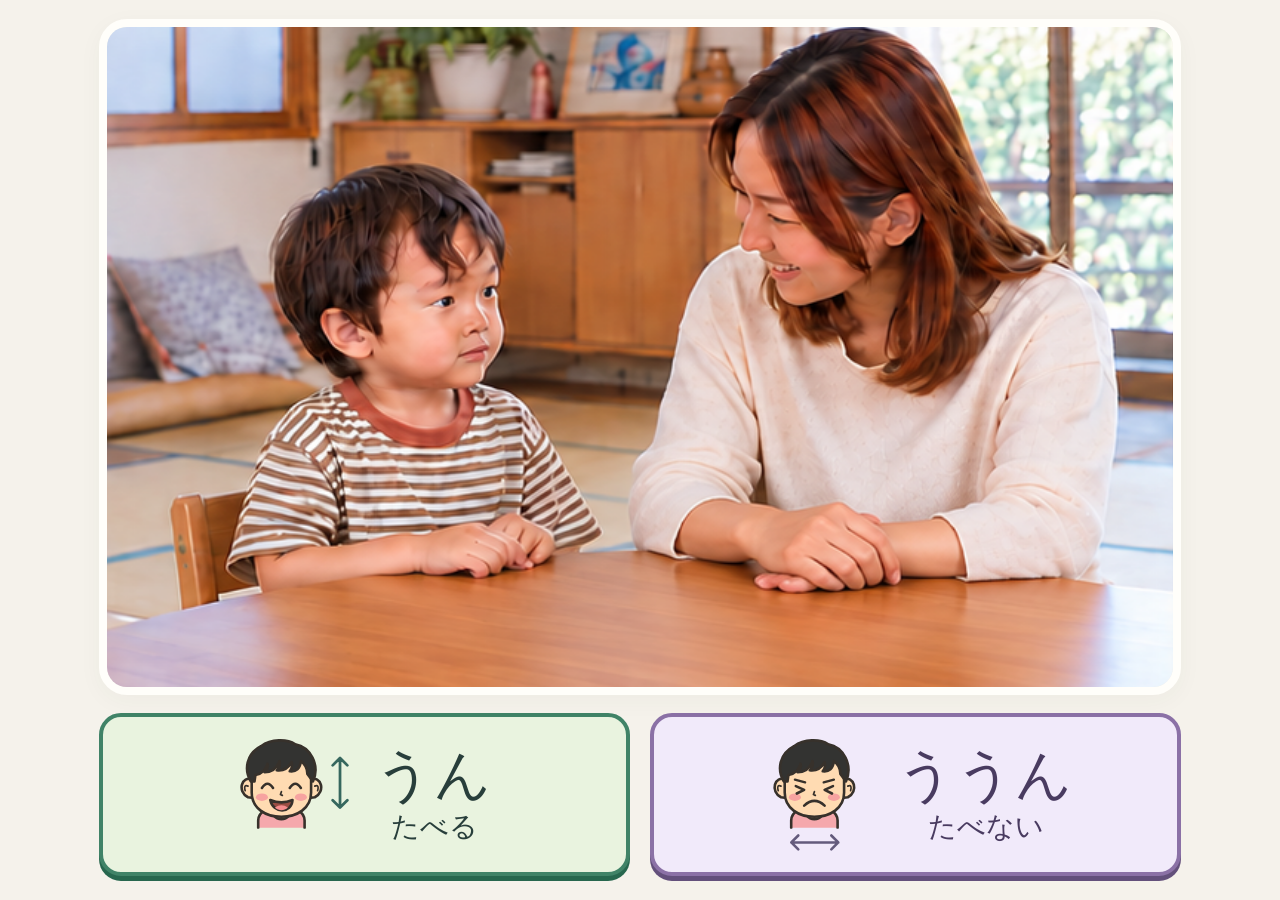
<file: index.html>
<!doctype html>
<html lang="ja">
<head>
  <meta charset="UTF-8">
  <meta name="viewport" content="width=device-width, initial-scale=1, viewport-fit=cover">
  <meta name="theme-color" content="#f5f2eb">
  <meta name="description" content="身近な写真を見て、自分の気持ちを二つの返事から選ぶアプリ。">
  <meta name="apple-mobile-web-app-capable" content="yes">
  <meta name="apple-mobile-web-app-title" content="おへんじ">
  <link rel="icon" href="./assets/icons/ohenji-home.svg" type="image/svg+xml">
  <link rel="icon" href="./assets/icons/ohenji-home-192.png" sizes="192x192" type="image/png">
  <link rel="apple-touch-icon" href="./assets/icons/ohenji-home-180.png" sizes="180x180">
  <link rel="manifest" href="./manifest.webmanifest">
  <link rel="stylesheet" href="./styles.css">
  <title>おへんじ</title>
</head>
<body>
  <svg class="svg-defs" xmlns="http://www.w3.org/2000/svg" aria-hidden="true"><defs>
    <symbol id="icon-sound" viewBox="0 0 24 24"><path d="M11 4 5.5 8.5H2v7h3.5L11 20V4ZM15 8a6 6 0 0 1 0 8m3-11a10 10 0 0 1 0 14"/></symbol>
    <symbol id="yes-face" viewBox="0 0 100 100">
      <g stroke="#37312b" stroke-width="2.8" stroke-linecap="round" stroke-linejoin="round">
        <path fill="#f5a8ac" d="M25 99v-8c0-10 13-16 25-16s25 6 25 16v8"/>
        <path fill="#ffdbb2" d="M42 78v8c4 5 12 5 16 0v-8"/>
        <path fill="#ffdbb2" d="M19 47c-12-5-17 13-5 19l8 1m59-20c12-5 17 13 5 19l-8 1"/>
        <path fill="#ffdbb2" d="M18 41c0-22 14-31 32-31s32 9 32 31v20c0 17-15 26-32 26S18 78 18 61Z"/>
        <path fill="#333331" d="M17 49C9 35 13 19 28 11 39 3 56 3 65 9c16 3 27 22 19 40l-6-8c0-7-3-11-7-14-1 8-5 12-12 11 3-4 3-7 2-10-4 7-9 10-16 9 3-3 4-6 3-10-3 8-9 12-16 12 3-3 4-6 3-9-2 7-7 11-13 12l-1 7Z"/>
        <path fill="none" stroke-width="1.8" d="M14 54q-5-2-3 5m75-5q5-2 3 5"/>
        <ellipse fill="#f7a3a0" stroke="none" cx="29" cy="66" rx="6.5" ry="4"/>
        <ellipse fill="#f7a3a0" stroke="none" cx="71" cy="66" rx="6.5" ry="4"/>
        <path fill="none" stroke-width="1.9" d="m50 60-1 3 2 1"/>
        <path fill="none" d="M29 56q6-9 12 0m18 0q6-9 12 0"/>
        <path fill="#9a4d43" d="M38 69q12 5 24 0c-1 15-21 15-24 0Z"/>
        <path fill="#f58c8c" stroke="none" d="M43 77q7-5 14 0c-4 4-10 4-14 0Z"/>
      </g>
    </symbol>
    <symbol id="no-face" viewBox="0 0 100 100">
      <g stroke="#37312b" stroke-width="2.8" stroke-linecap="round" stroke-linejoin="round">
        <path fill="#f5a8ac" d="M25 99v-8c0-10 13-16 25-16s25 6 25 16v8"/>
        <path fill="#ffdbb2" d="M42 78v8c4 5 12 5 16 0v-8"/>
        <path fill="#ffdbb2" d="M19 47c-12-5-17 13-5 19l8 1m59-20c12-5 17 13 5 19l-8 1"/>
        <path fill="#ffdbb2" d="M18 41c0-22 14-31 32-31s32 9 32 31v20c0 17-15 26-32 26S18 78 18 61Z"/>
        <path fill="#333331" d="M17 49C9 35 13 19 28 11 39 3 56 3 65 9c16 3 27 22 19 40l-6-8c0-7-3-11-7-14-1 8-5 12-12 11 3-4 3-7 2-10-4 7-9 10-16 9 3-3 4-6 3-10-3 8-9 12-16 12 3-3 4-6 3-9-2 7-7 11-13 12l-1 7Z"/>
        <path fill="none" stroke-width="1.8" d="M14 54q-5-2-3 5m75-5q5-2 3 5"/>
        <ellipse fill="#f7a3a0" stroke="none" cx="29" cy="66" rx="6.5" ry="4"/>
        <ellipse fill="#f7a3a0" stroke="none" cx="71" cy="66" rx="6.5" ry="4"/>
        <path fill="none" stroke-width="1.9" d="m50 60-1 3 2 1"/>
        <path fill="none" stroke-width="2.5" d="m29 47 11 3m20 0 11-3"/>
        <path fill="none" d="m30 54 9 4-8 4m39-8-9 4 8 4"/>
        <path fill="none" d="M39 75q11-10 22 0"/>
      </g>
    </symbol>
    <symbol id="gesture-up-down" viewBox="0 0 24 64"><path d="M12 5v54M4 13l8-8 8 8M4 51l8 8 8-8"/></symbol>
    <symbol id="gesture-side-side" viewBox="0 0 64 24"><path d="M5 12h54M13 4l-8 8 8 8M51 4l8 8-8 8"/></symbol>
  </defs></svg>
  <main id="game" class="app-shell" aria-labelledby="questionTitle">
    <h1 id="questionTitle" class="visually-hidden" tabindex="-1"></h1>
    <figure class="photo-card">
      <div id="scenePhoto" class="scene-photo" role="img"><canvas id="headMotion" class="head-motion" aria-hidden="true" hidden></canvas></div>
      <span id="speakingIndicator" class="speaking-indicator" aria-label="よみあげ中" hidden><svg class="icon" aria-hidden="true"><use href="#icon-sound"/></svg></span>
      <span id="photoFallback" class="photo-fallback" hidden>しゃしんを よみこめませんでした</span>
    </figure>
    <section class="reply-area" aria-labelledby="questionTitle">
      <div class="answer-grid" role="group" aria-label="おへんじを選ぶ">
        <button id="answerYes" class="answer-card yes" aria-pressed="false">
          <span class="gesture-art" aria-hidden="true"><svg class="face"><use href="#yes-face"/></svg><svg class="gesture-direction vertical"><use href="#gesture-up-down"/></svg></span>
          <strong class="answer-cue">うん</strong><span id="yesWord" class="answer-word"></span>
        </button>
        <button id="answerNo" class="answer-card no" aria-pressed="false">
          <span class="gesture-art" aria-hidden="true"><svg class="face"><use href="#no-face"/></svg><svg class="gesture-direction horizontal"><use href="#gesture-side-side"/></svg></span>
          <strong class="answer-cue">ううん</strong><span id="noWord" class="answer-word"></span>
        </button>
      </div>
    </section>
    <p id="replyStatus" class="visually-hidden" role="status" aria-live="polite"></p>
  </main>
  <script type="module" src="./app.js"></script>
</body>
</html>
</file>
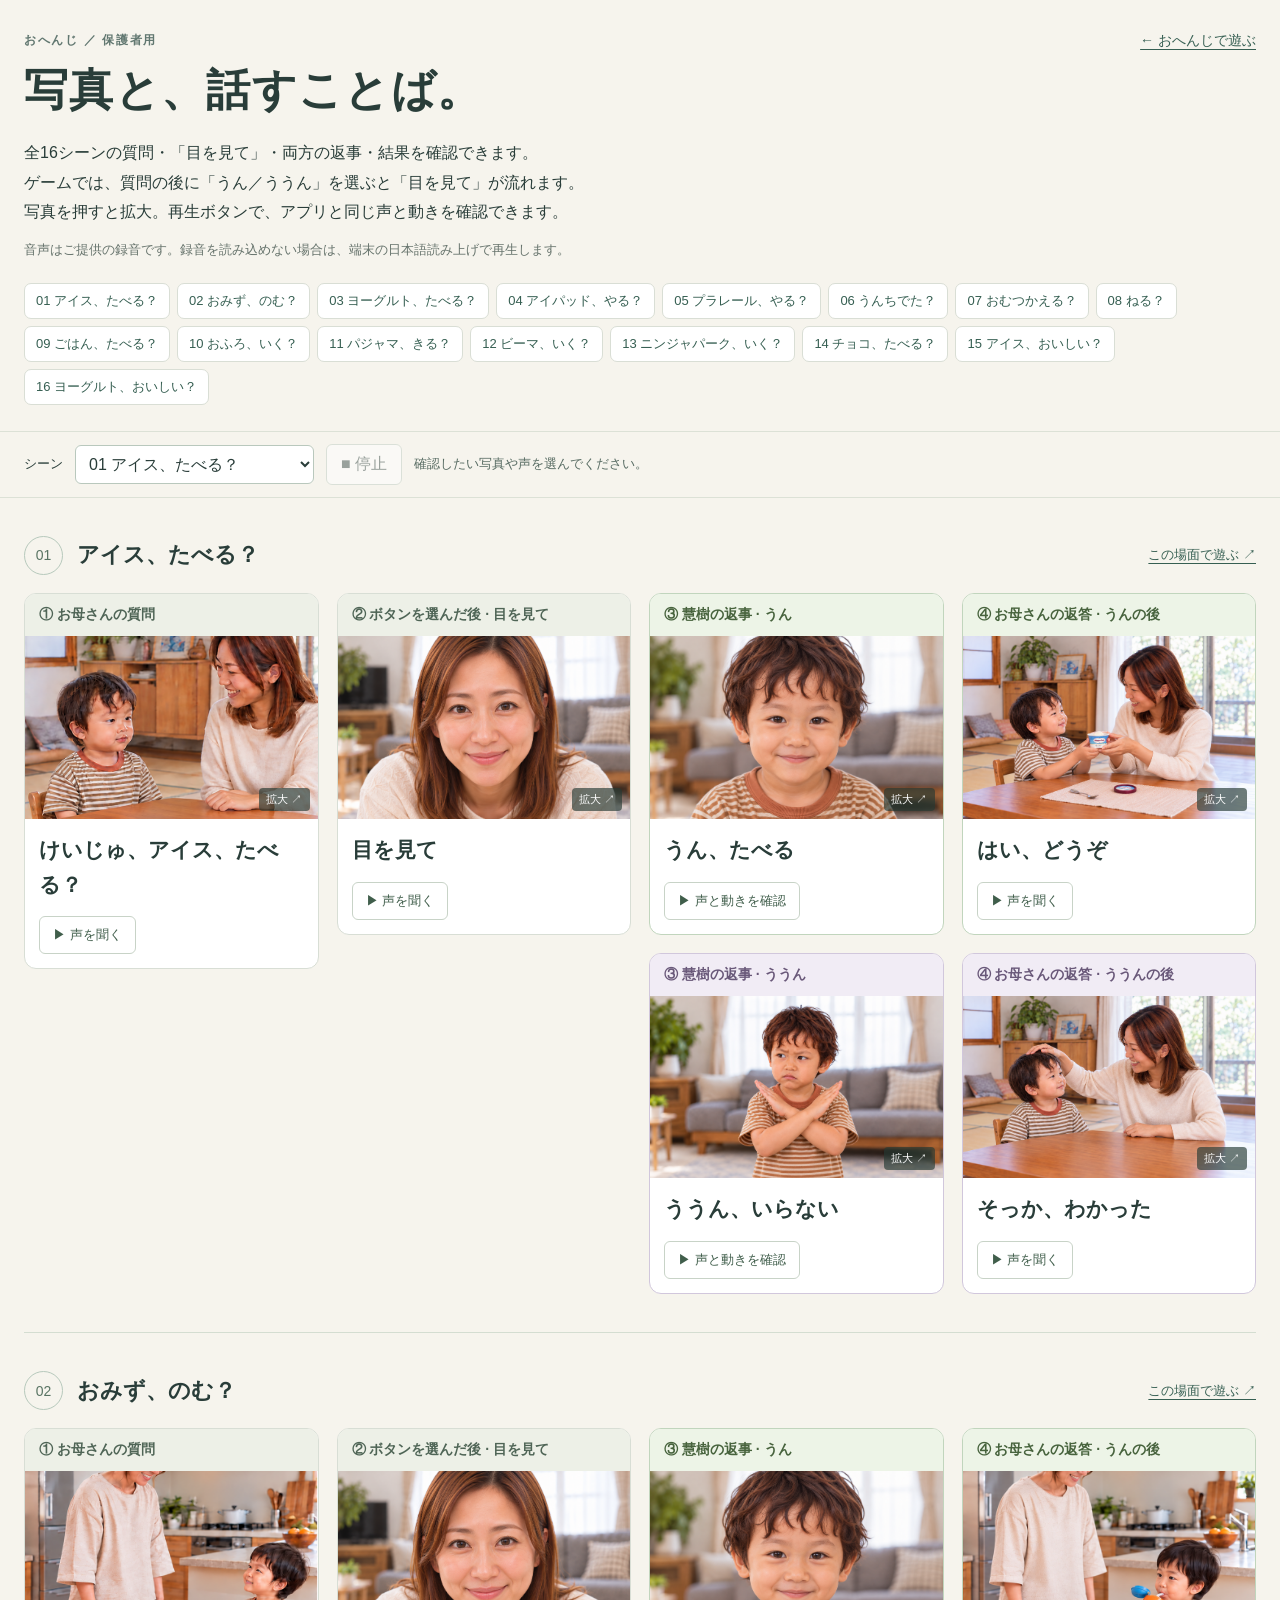
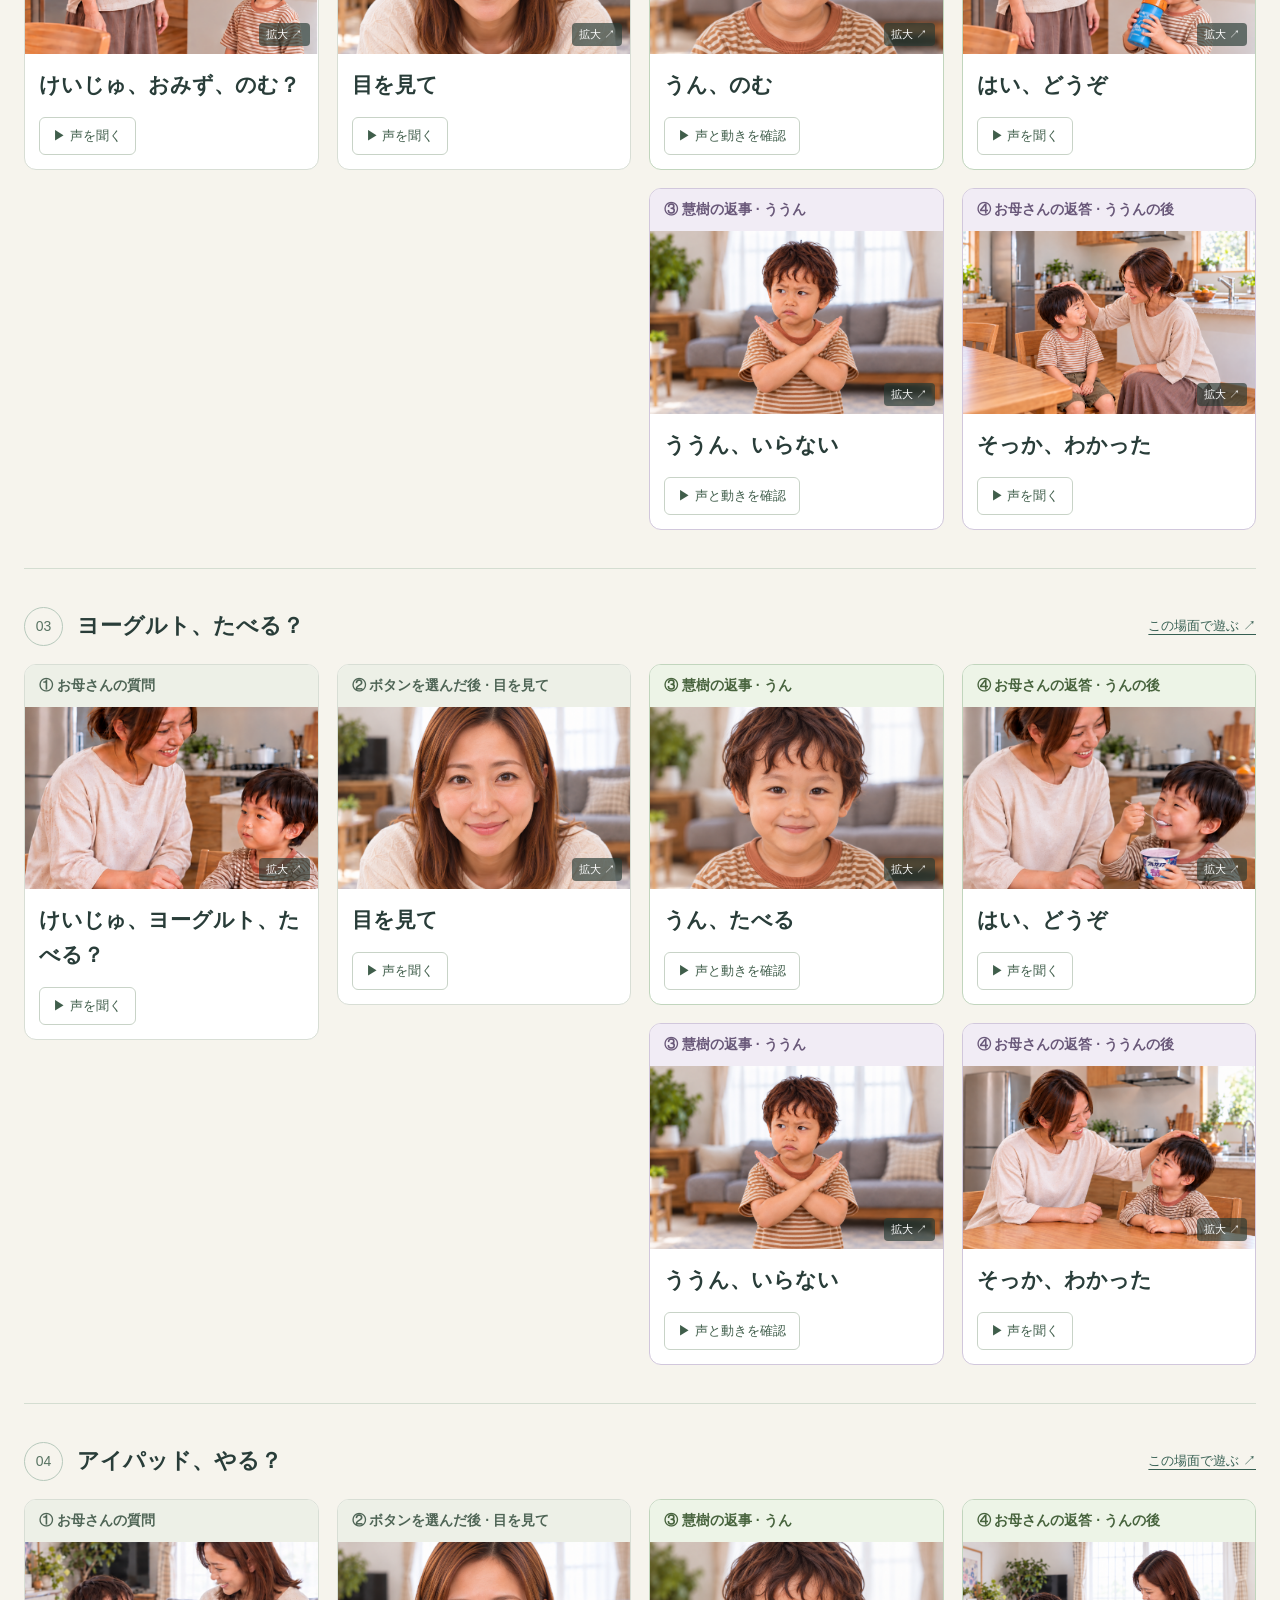
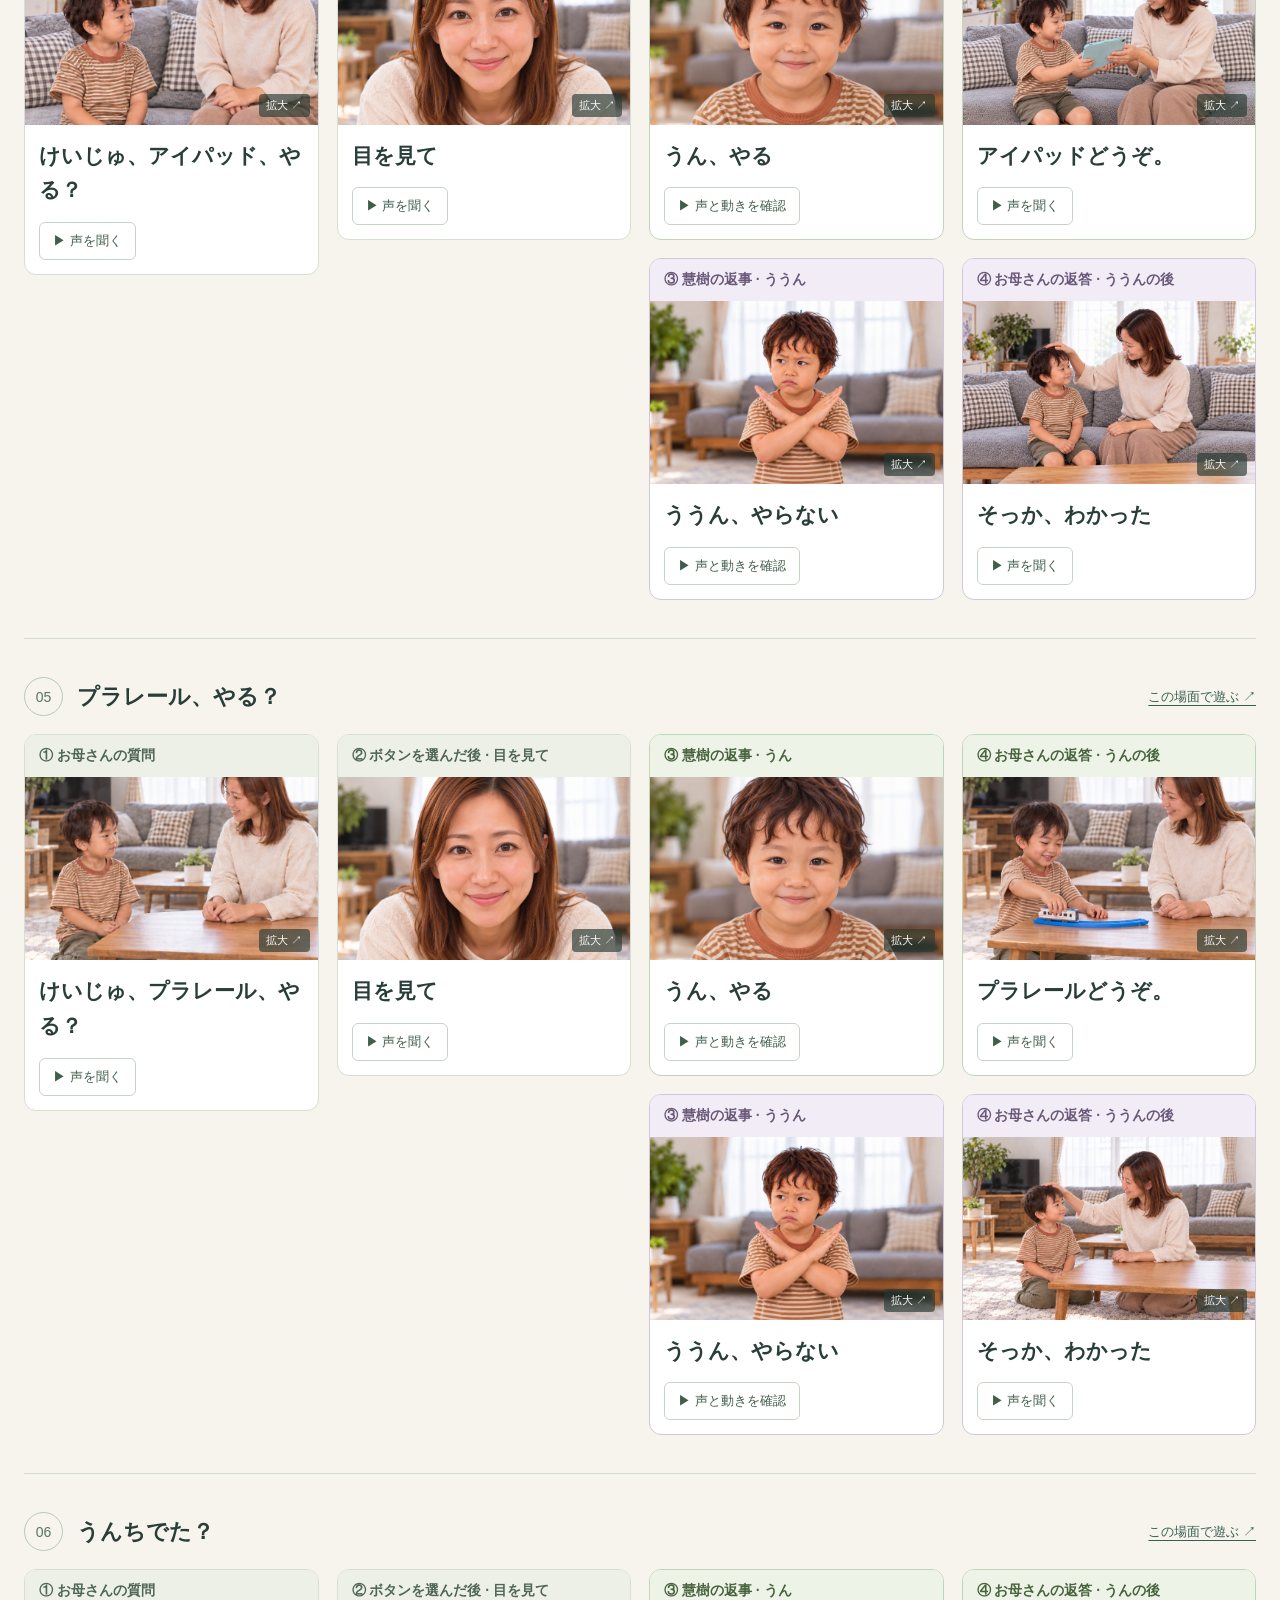
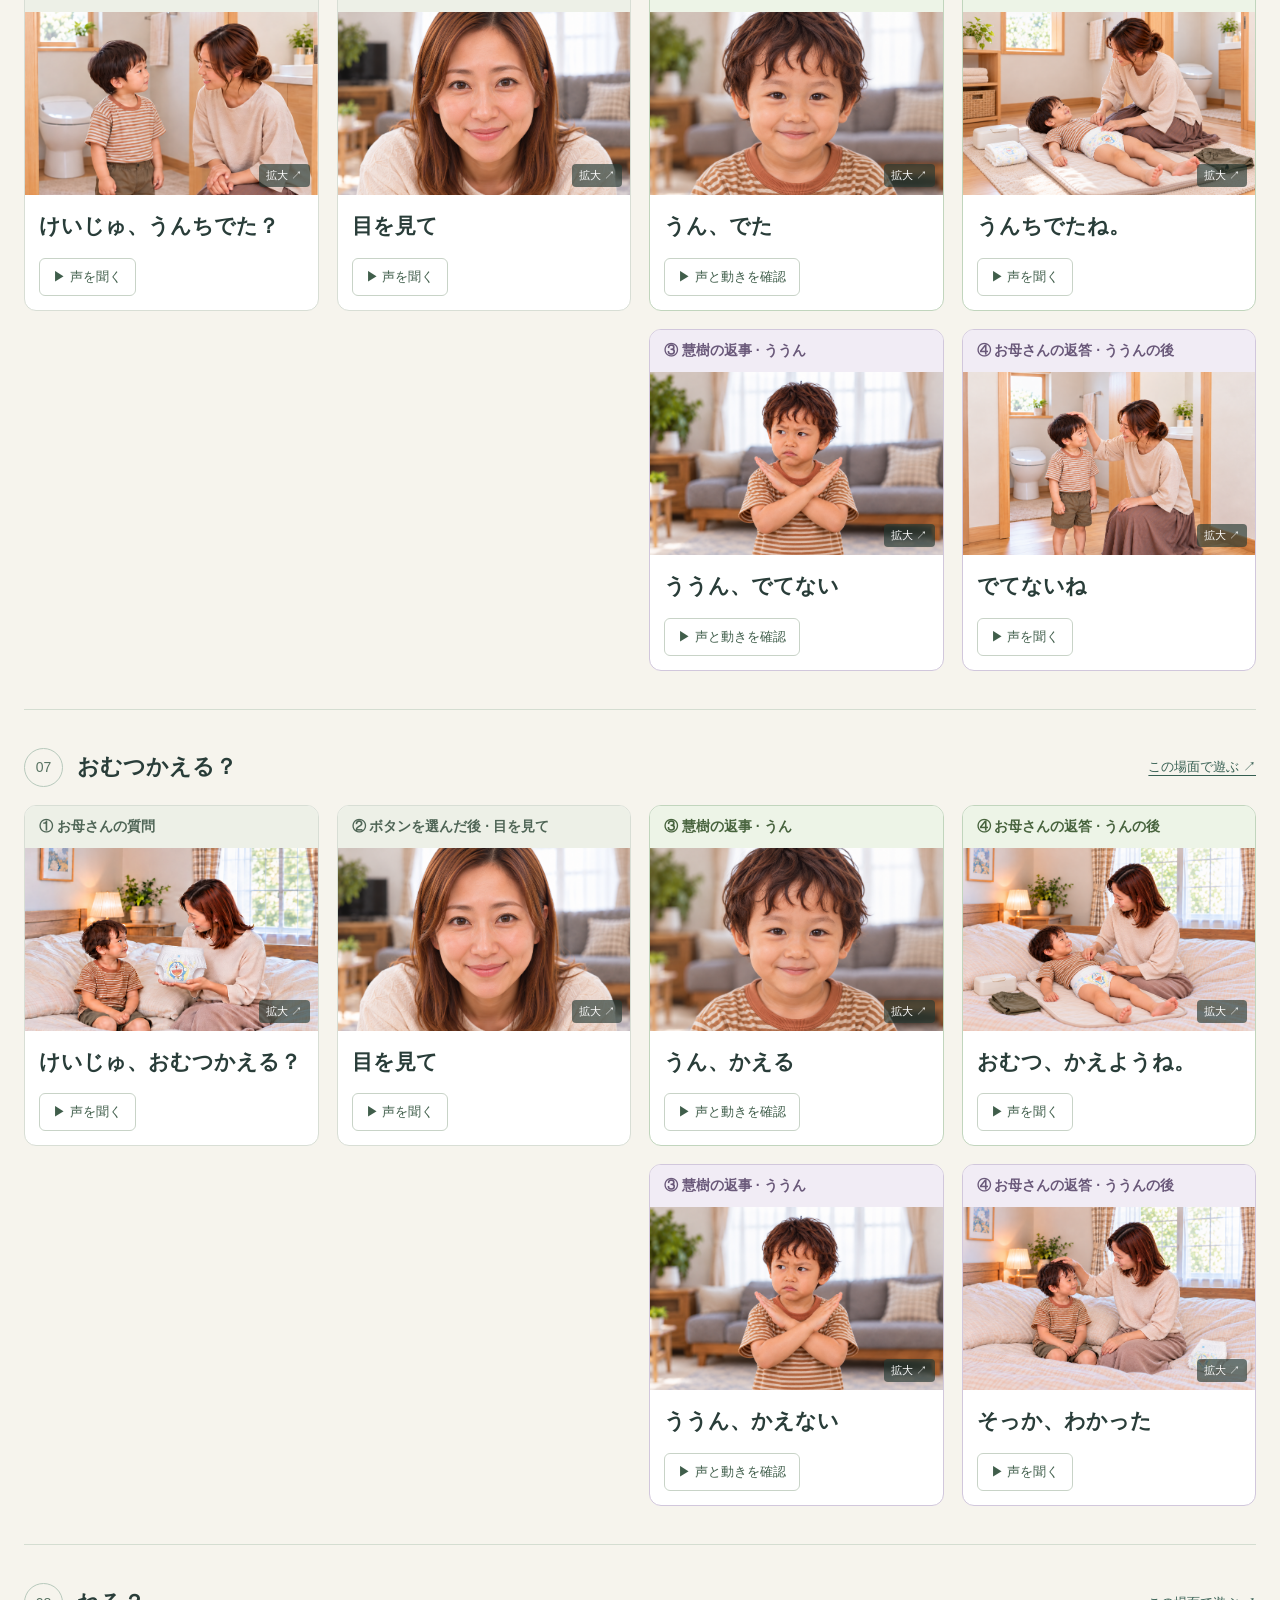
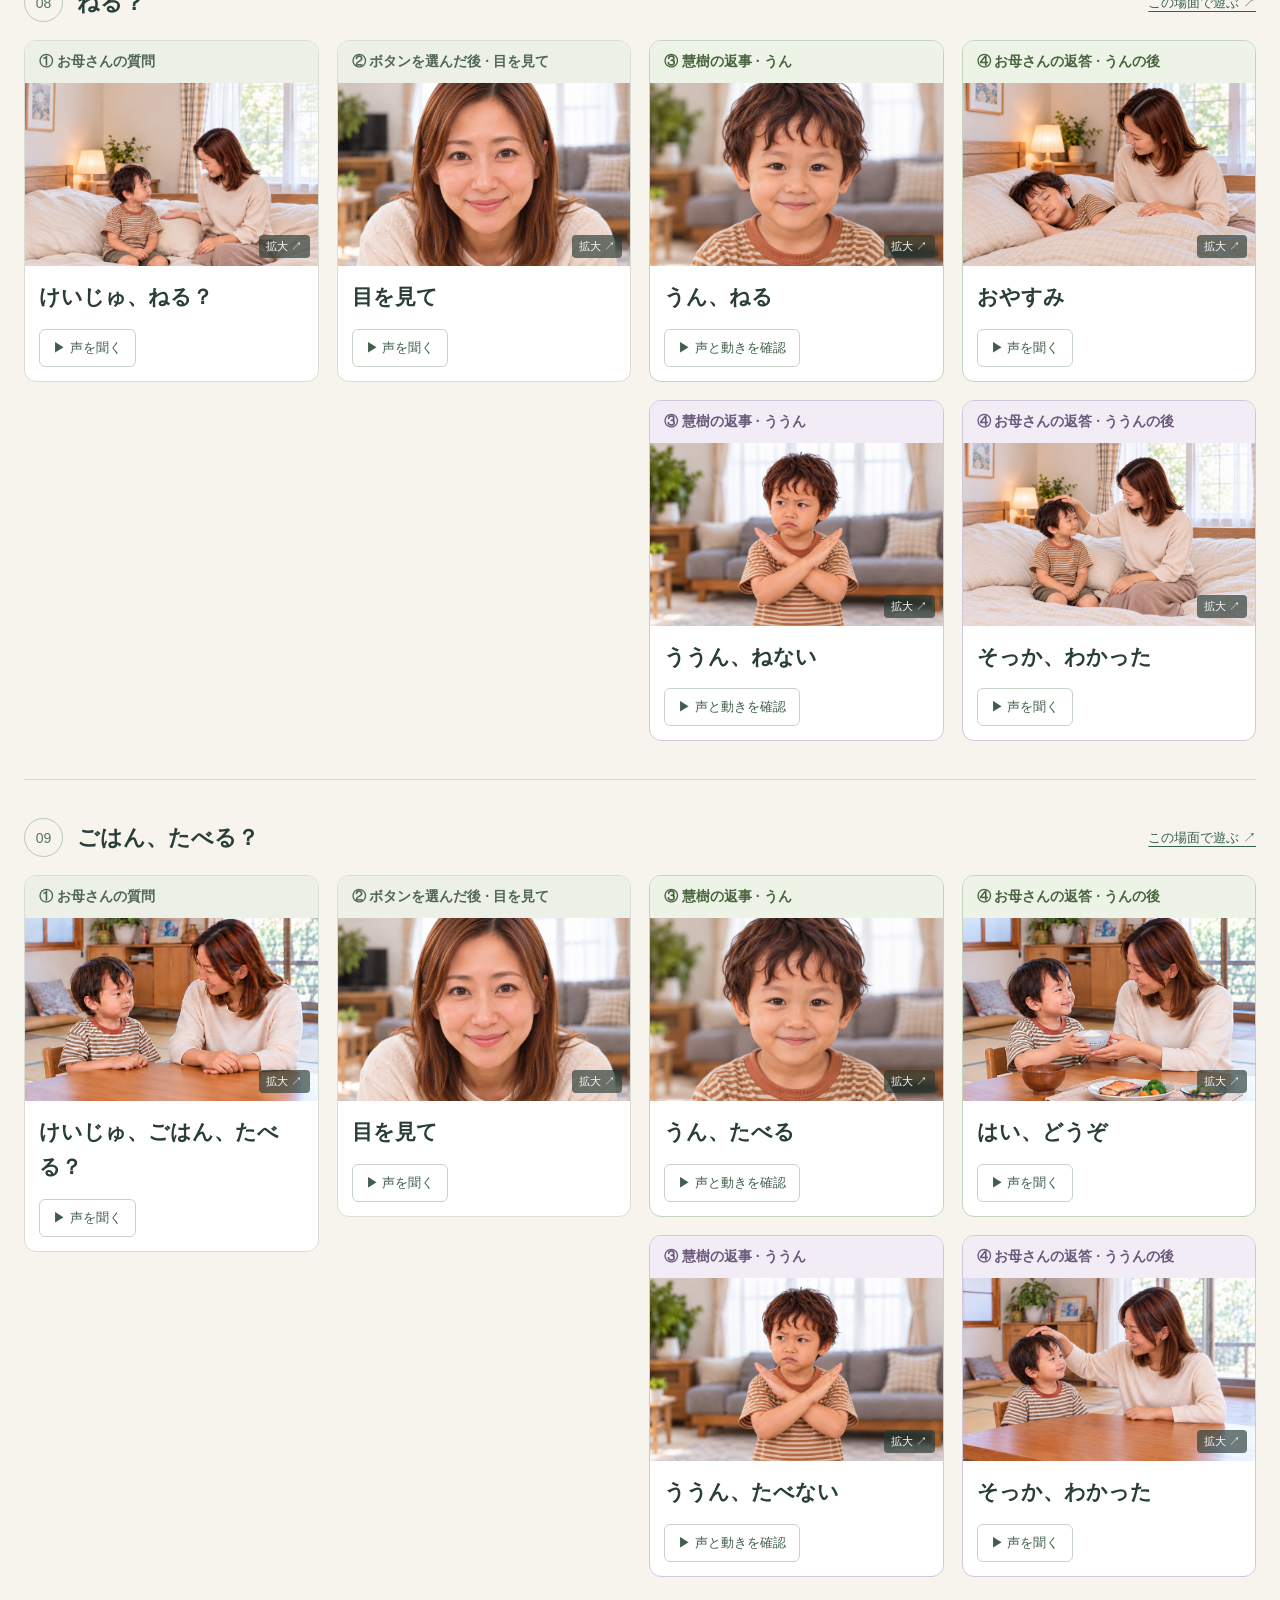
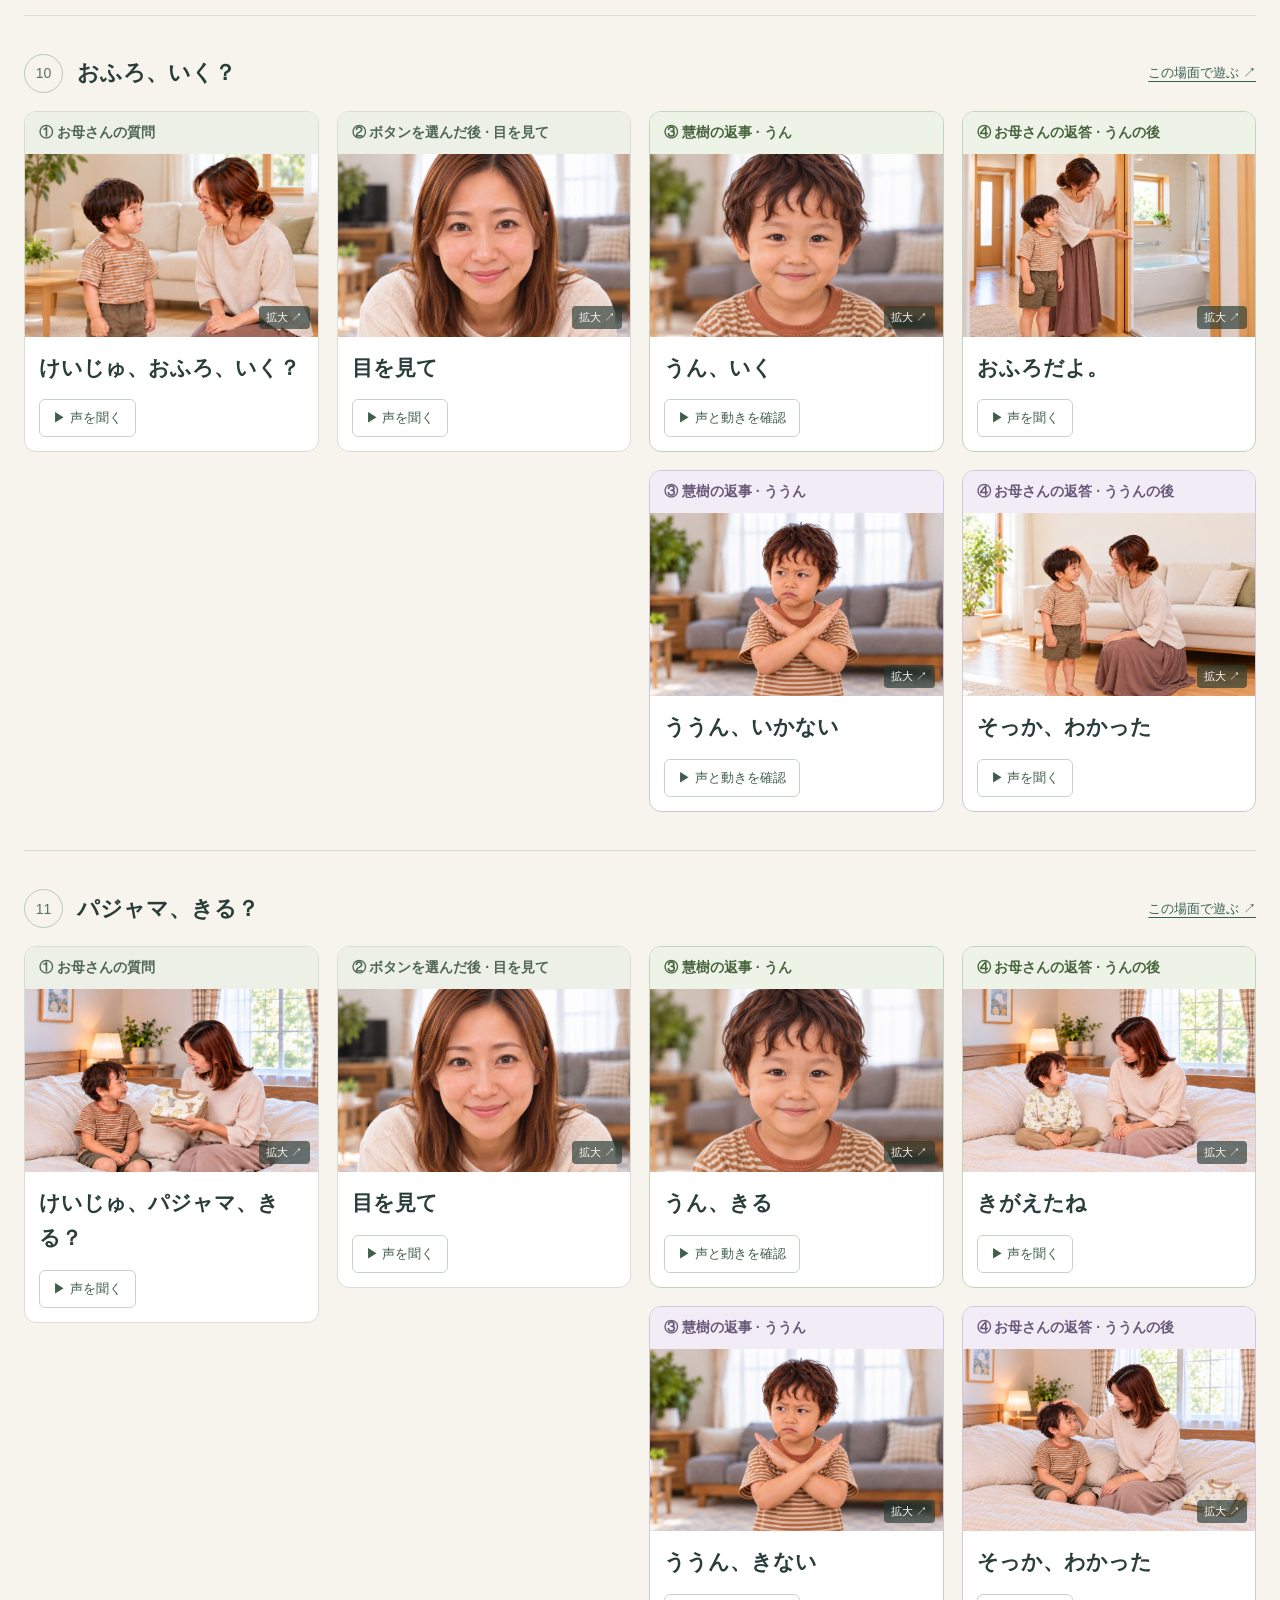
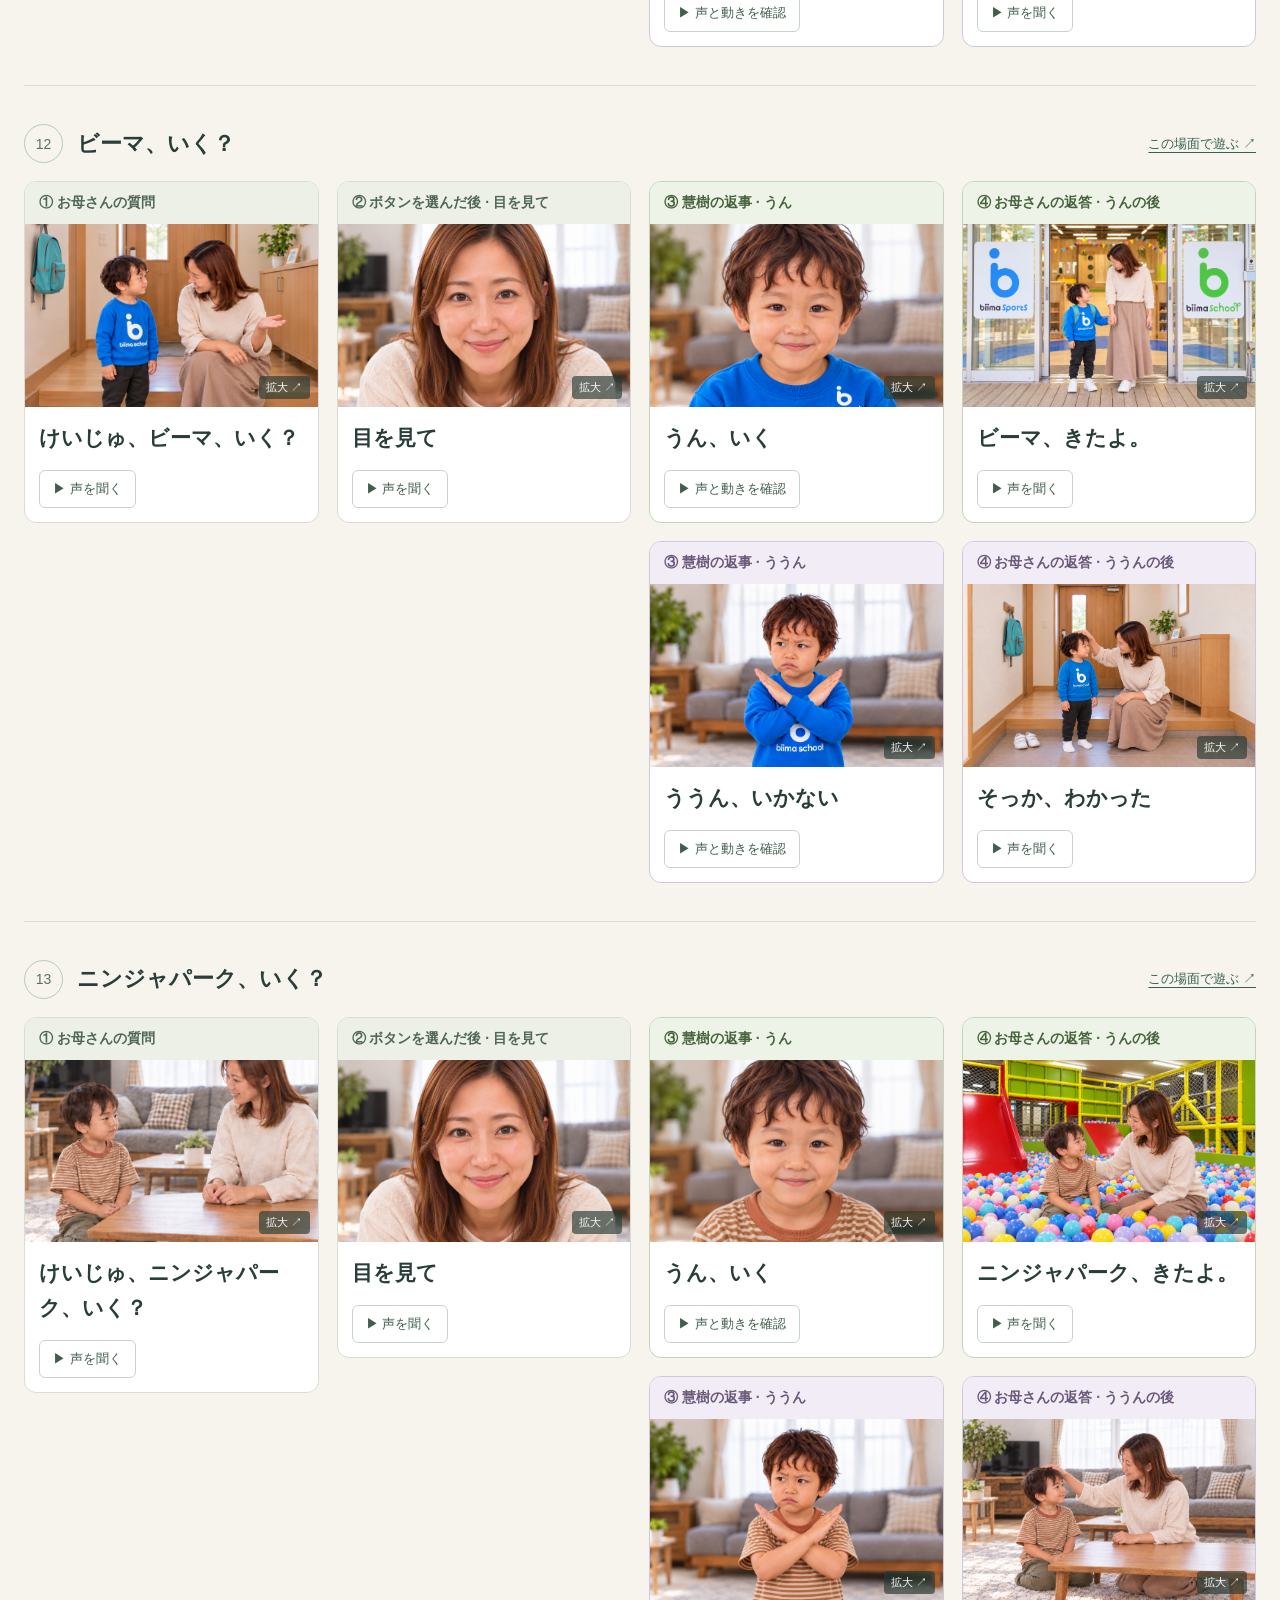
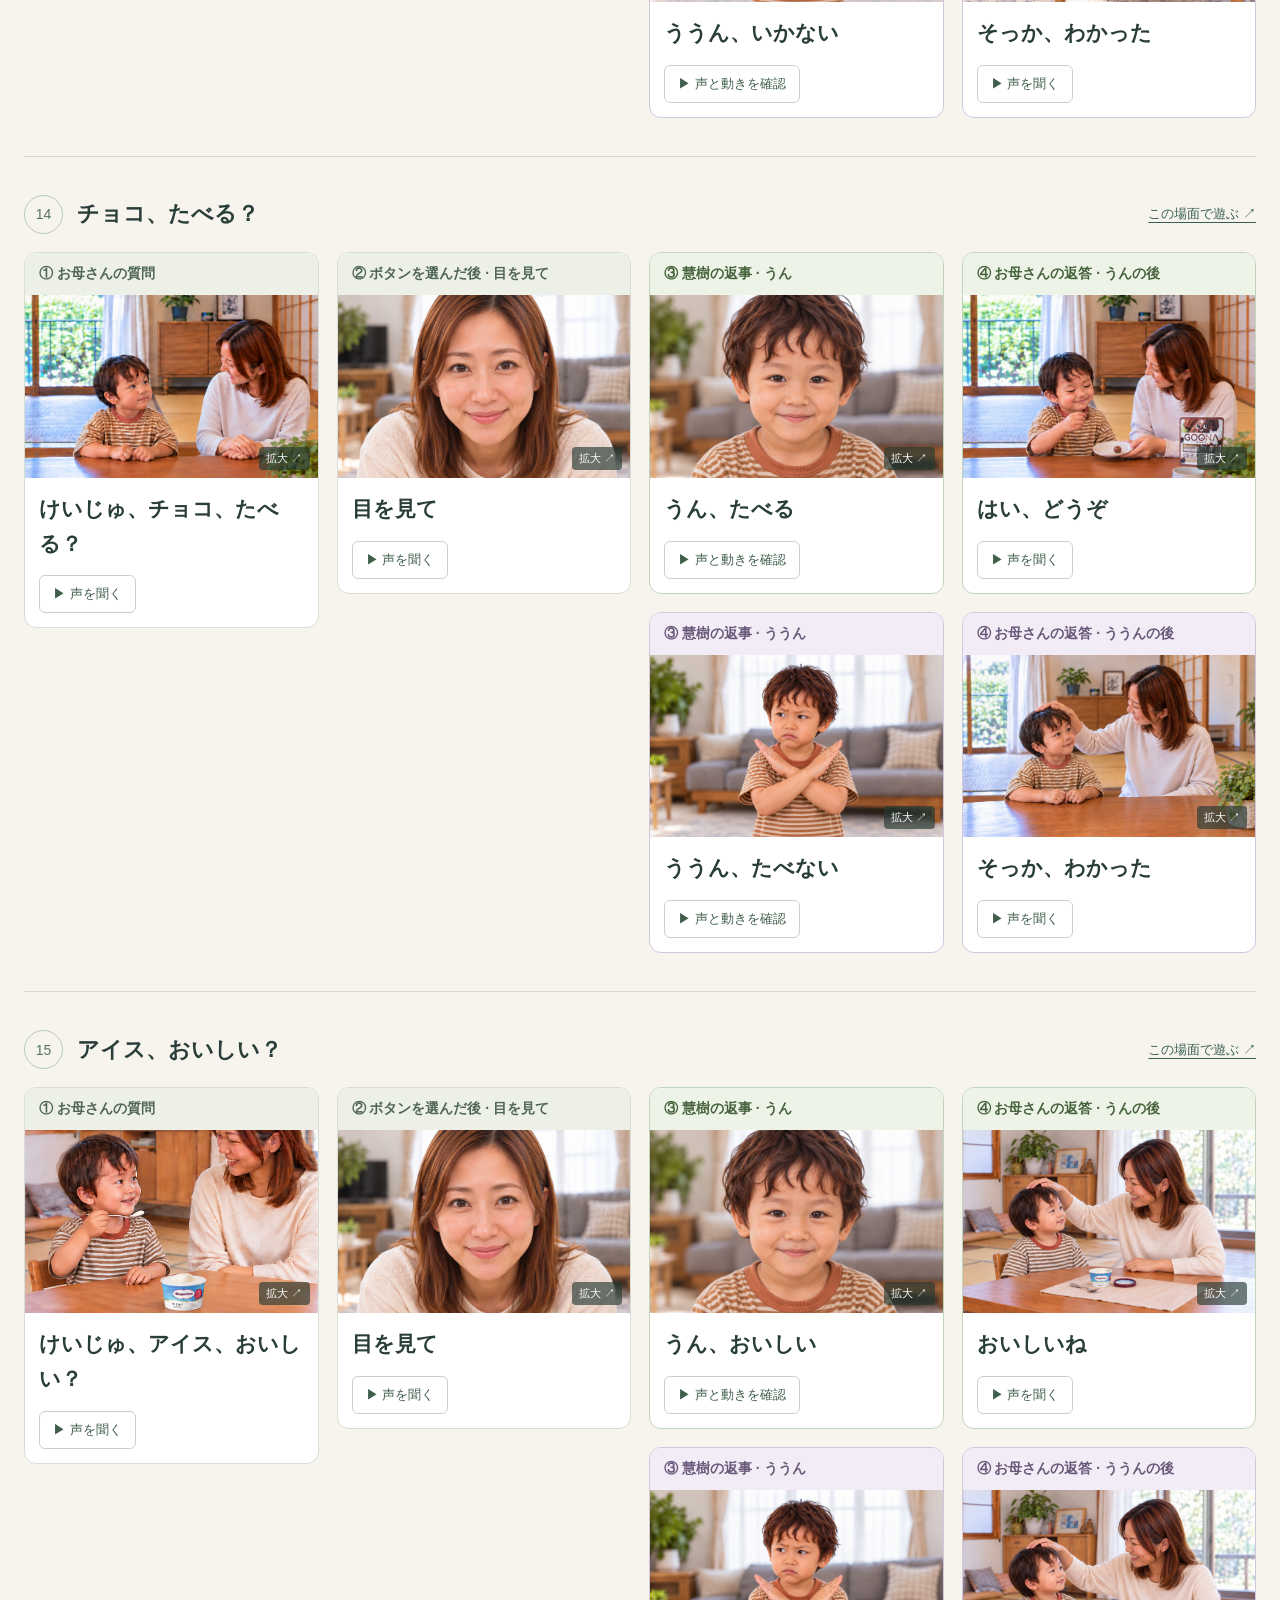
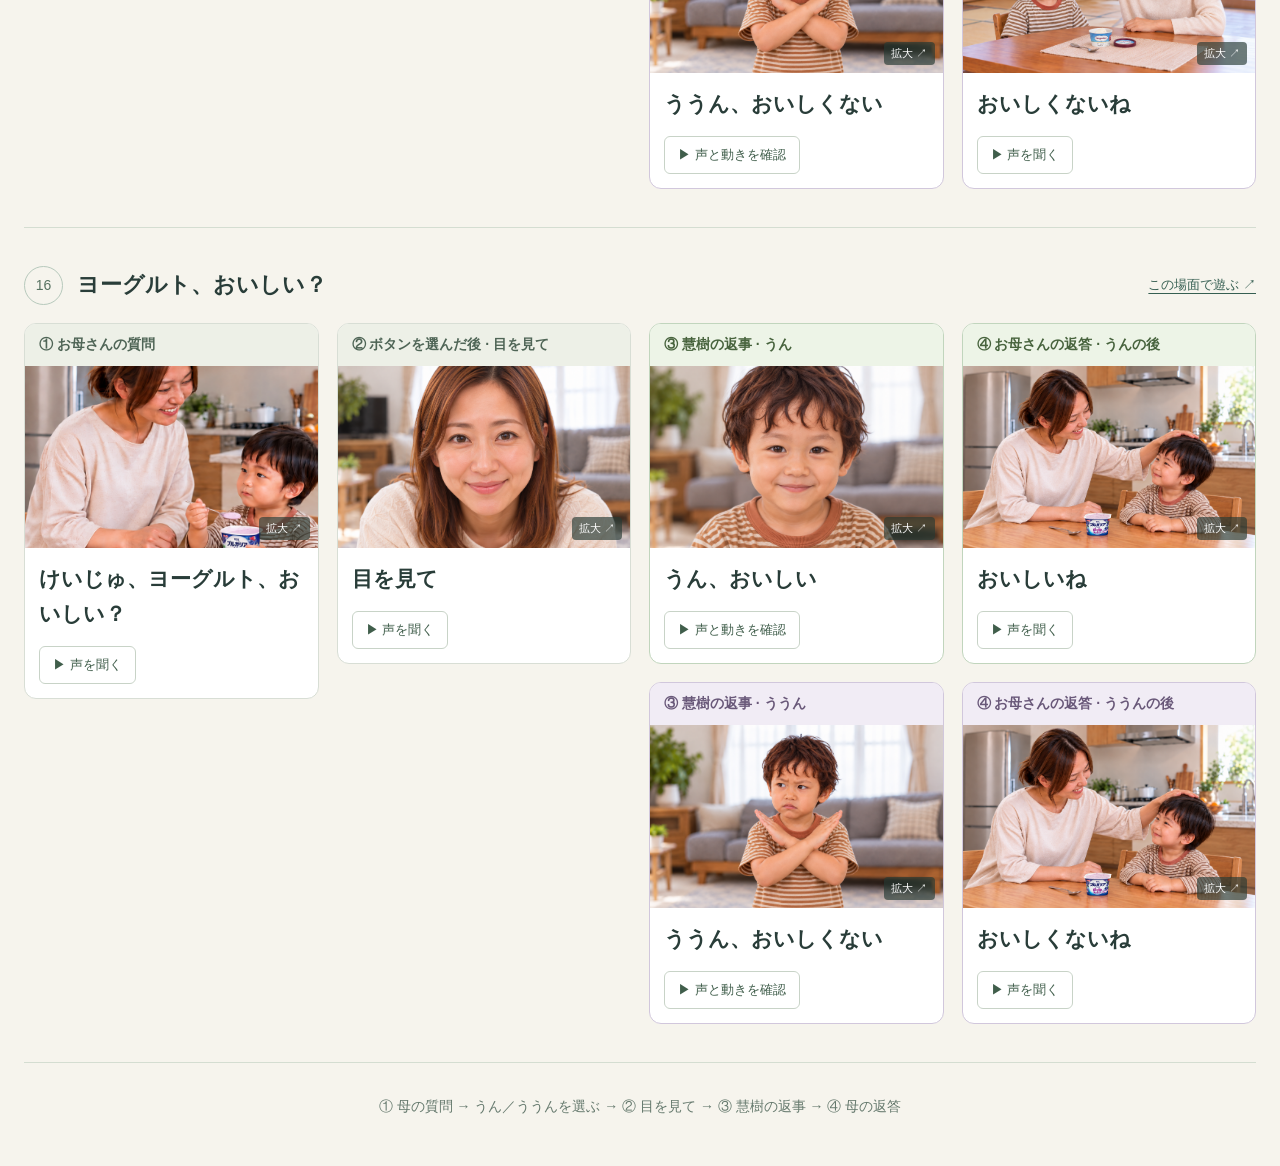
<file: review.html>
<!doctype html>
<html lang="ja">
<head>
  <meta charset="utf-8">
  <meta name="viewport" content="width=device-width, initial-scale=1">
  <meta name="theme-color" content="#f6f4ed">
  <title>全シーンの確認 — おへんじ</title>
  <link rel="stylesheet" href="./review.css?v=1.17.0">
</head>
<body>
  <header class="page-header">
    <a class="back-link" href="./">← おへんじで遊ぶ</a>
    <p class="eyebrow">おへんじ ／ 保護者用</p>
    <h1>写真と、話すことば。</h1>
    <p class="intro">全16シーンの質問・「目を見て」・両方の返事・結果を確認できます。<br>ゲームでは、質問の後に「うん／ううん」を選ぶと「目を見て」が流れます。<br>写真を押すと拡大。再生ボタンで、アプリと同じ声と動きを確認できます。</p>
    <p class="voice-note">音声はご提供の録音です。録音を読み込めない場合は、端末の日本語読み上げで再生します。</p>
    <nav id="sceneIndex" class="scene-index" aria-label="全シーンの目次"></nav>
  </header>
  <div class="review-toolbar">
    <label for="sceneSelect">シーン</label><select id="sceneSelect"></select>
    <button id="stopPlayback" type="button" disabled>■ 停止</button>
    <p id="playbackStatus" role="status" aria-live="polite">確認したい写真や声を選んでください。</p>
  </div>
  <main id="scenes"></main>
  <footer>① 母の質問 → うん／ううんを選ぶ → ② 目を見て → ③ 慧樹の返事 → ④ 母の返答</footer>
  <dialog id="photoDialog" aria-labelledby="dialogTitle">
    <div class="dialog-header"><h2 id="dialogTitle"></h2><button id="closeDialog" type="button" aria-label="拡大写真を閉じる">×</button></div>
    <div id="dialogPhoto"></div>
  </dialog>
  <script type="module" src="./review.js?v=1.19.0"></script>
</body>
</html>
</file>
<file: styles.css>
:root {
  color-scheme: light;
  --paper: #f5f2eb;
  --ink: #283e3b;
  --muted: #626f69;
  --teal: #36675e;
  --yes: #e6eee5;
  --no: #ece8f2;
  --purple: #645b7c;
  font-family: "Hiragino Maru Gothic ProN", "Hiragino Sans", "Yu Gothic", system-ui, sans-serif;
  font-synthesis: none;
}
* { box-sizing: border-box; }
body { margin: 0; background: var(--paper); color: var(--ink); }
button { font: inherit; color: inherit; cursor: pointer; touch-action: manipulation; -webkit-tap-highlight-color: transparent; }
button:focus-visible { outline: 3px solid #ae7448; outline-offset: 4px; }
button:active:not(:disabled) { transform: scale(.98); }
[hidden] { display: none !important; }
h1, p, figure { margin: 0; }
.svg-defs { position: absolute; width: 0; height: 0; overflow: hidden; }
.visually-hidden { position: absolute; width: 1px; height: 1px; padding: 0; border: 0; overflow: hidden; clip-path: inset(50%); white-space: nowrap; }

/* Size the game from the available viewport, not from a minimum card height. */
.app-shell {
  --edge-top: max(16px, env(safe-area-inset-top));
  --edge-bottom: max(16px, env(safe-area-inset-bottom));
  --reply-height: clamp(126px, 22dvh, 168px);
  --layout-gap: clamp(12px, 2dvh, 18px);
  --photo-width: calc((100dvh - var(--edge-top) - var(--edge-bottom) - var(--reply-height) - var(--layout-gap) - 6px) * 1.6);
  width: 100%;
  height: 100svh;
  height: 100dvh;
  max-width: 1280px;
  margin: auto;
  padding: var(--edge-top) max(20px, env(safe-area-inset-right)) var(--edge-bottom) max(20px, env(safe-area-inset-left));
  display: flex;
  flex-direction: column;
  justify-content: center;
  align-items: center;
  gap: var(--layout-gap);
}
.photo-card {
  position: relative;
  width: min(100%, var(--photo-width));
  aspect-ratio: 16 / 10;
  flex: 0 0 auto;
  border: 8px solid #fffefa;
  border-radius: 28px;
  box-shadow: 0 6px 24px #3446340a;
}
.scene-photo { position: relative; overflow: hidden; width: 100%; height: 100%; border-radius: 20px; background-color: #e8e2d8; background-size: 300% 100%; background-repeat: no-repeat; }
.head-motion { position: absolute; inset: 0; width: 100%; height: 100%; pointer-events: none; }
.scene-photo.loading { opacity: .6; }
.photo-fallback { position: absolute; inset: 0; display: grid; place-items: center; padding: 18px; text-align: center; color: var(--muted); font-size: 14px; }
.reply-area { min-width: 0; min-height: 0; width: min(100%, max(560px, var(--photo-width))); height: var(--reply-height); flex: 0 0 auto; display: grid; }
h1:focus { outline: none; }
.speaking-indicator { position: absolute; top: 12px; right: 12px; width: 38px; height: 38px; display: grid; place-items: center; border-radius: 50%; background: #fffef9e8; color: var(--teal); pointer-events: none; }
.icon { width: 23px; height: 23px; fill: none; stroke: currentColor; stroke-width: 1.8; stroke-linecap: round; stroke-linejoin: round; }
.answer-grid { min-height: 0; display: grid; grid-template-columns: repeat(2, minmax(0, 1fr)); gap: clamp(12px, 1.6vw, 22px); padding-bottom: 5px; }
.answer-card { min-width: 0; min-height: 0; border: 4px solid #408367; border-radius: 22px; padding: 8px 12px; display: grid; grid-template-columns: auto auto; grid-template-rows: auto auto; align-content: center; align-items: center; justify-content: center; column-gap: clamp(12px, 2vw, 24px); row-gap: 0; background: #e9f3df; box-shadow: 0 5px 0 #27674e; }
.answer-card.no { border-color: #8b71a6; background: #f1eafa; color: #493b60; box-shadow: 0 5px 0 #63507b; }
.answer-card:disabled { cursor: default; opacity: .45; }
.answer-card[aria-pressed="true"] { opacity: 1; background: #d6e9c5; border-color: #255e45; box-shadow: 0 2px 0 #27674e; transform: translateY(3px); }
.answer-card.no[aria-pressed="true"] { background: #e2d5ee; border-color: #59436f; box-shadow: 0 2px 0 #63507b; }
.answer-word { grid-column: 2; grid-row: 2; align-self: start; font-size: clamp(21px, 2.5vw, 28px); line-height: 1.4; font-weight: 650; white-space: nowrap; }
.answer-cue { grid-column: 2; grid-row: 1; align-self: end; font-size: clamp(38px, 4.6vw, 56px); line-height: 1.15; font-weight: 850; letter-spacing: .04em; }
.gesture-art { grid-row: 1 / 3; width: clamp(88px, 14dvh, 116px); height: clamp(88px, 14dvh, 116px); position: relative; color: #433c35; }
.face { width: 80%; height: 80%; display: block; overflow: visible; transform-origin: 50% 70%; }
.no .face { margin: auto; }
.gesture-direction { position: absolute; fill: none; stroke: currentColor; stroke-width: 3; stroke-linecap: round; stroke-linejoin: round; color: var(--teal); }
.gesture-direction.vertical { width: 19%; height: 60%; right: 0; top: 10%; }
.gesture-direction.horizontal { width: 60%; height: 18%; left: 20%; bottom: 0; color: var(--purple); }
.yes[aria-pressed="true"] .face { animation: nod 1s ease-in-out 2; }
.no[aria-pressed="true"] .face { animation: shake 1s ease-in-out 2; }
@keyframes nod { 0%, 100% { transform: translateY(0) rotate(0); } 35% { transform: translateY(6px) rotate(7deg); } 65% { transform: translateY(-2px) rotate(-3deg); } }
@keyframes shake { 0%, 100% { transform: translateX(0) rotate(0); } 30% { transform: translateX(-6px) rotate(-9deg); } 70% { transform: translateX(6px) rotate(9deg); } }

@media (max-height: 440px) {
  .app-shell { --edge-top: max(10px, env(safe-area-inset-top)); --edge-bottom: max(10px, env(safe-area-inset-bottom)); --reply-height: 90px; --layout-gap: 10px; }
  .photo-card { border-width: 6px; border-radius: 22px; }
  .scene-photo { border-radius: 16px; }
  .answer-card { padding: 6px; column-gap: 10px; border-radius: 18px; }
  .gesture-art { width: 68px; height: 68px; }
  .answer-word { font-size: 18px; }
  .answer-cue { font-size: 32px; }
}
@media (max-width: 560px) {
  .answer-card { padding: 6px; column-gap: 6px; }
  .gesture-art { width: 58px; height: 58px; }
  .answer-word { font-size: clamp(15px, 3.5vw, 19px); }
  .answer-cue { font-size: clamp(28px, 6.5vw, 36px); }
}
@media (prefers-reduced-motion: reduce) { *, *::before, *::after { animation: none !important; transition: none !important; } }
</file>
<file: review.css>
:root { color-scheme: light; font-family: -apple-system, BlinkMacSystemFont, "Hiragino Kaku Gothic ProN", "Yu Gothic", sans-serif; color: #293d39; background: #f6f4ed; }
* { box-sizing: border-box; }
body { margin: 0; }
button, select, a { -webkit-tap-highlight-color: transparent; }
button, select { font: inherit; }
button, a { touch-action: manipulation; }
button { cursor: pointer; }
button:disabled { cursor: default; opacity: .45; }
button:focus-visible, a:focus-visible, select:focus-visible { outline: 3px solid #b97032; outline-offset: 4px; }
a { color: #365f52; text-underline-offset: 4px; }
.page-header, main { width: min(1280px, calc(100% - 48px)); margin: auto; }
.page-header { padding: 32px 0 26px; }
.back-link { float: right; font-size: 14px; }
.eyebrow { margin: 0 0 12px; letter-spacing: .14em; font-size: 12px; font-weight: 700; color: #617770; }
h1 { font-size: clamp(28px, 4vw, 44px); font-weight: 700; letter-spacing: .03em; margin: 0 0 18px; }
.intro { line-height: 1.85; margin: 0; }
.voice-note { font-size: 13px; line-height: 1.7; color: #66736c; margin: 12px 0 22px; }
.scene-index { display: flex; flex-wrap: wrap; gap: 7px; }
.scene-index a { text-decoration: none; font-size: 13px; background: white; border: 1px solid #d9ded5; border-radius: 7px; padding: 8px 11px; }
.scene-index a:hover { background: #e8efe7; }
.review-toolbar { position: sticky; top: 0; z-index: 5; display: flex; align-items: center; gap: 12px; padding: 12px max(24px, calc((100% - 1280px) / 2)); background: #f6f4edf5; border-block: 1px solid #dce1d6; backdrop-filter: blur(12px); }
.review-toolbar label { font-size: 13px; white-space: nowrap; }
select { border: 1px solid #b9c8bd; border-radius: 6px; padding: 9px; background: white; color: inherit; max-width: 330px; }
#stopPlayback { border: 1px solid #b9c8bd; border-radius: 6px; background: white; padding: 9px 14px; color: inherit; white-space: nowrap; }
#playbackStatus { margin: 0; font-size: 13px; color: #586c63; line-height: 1.6; }
.scene { padding: 38px 0; border-bottom: 1px solid #d4ddd1; scroll-margin-top: 95px; }
.scene-heading { display: flex; align-items: center; gap: 14px; margin-bottom: 18px; }
.scene-number { display: grid; place-items: center; border: 1px solid #b7c9bc; border-radius: 50%; width: 39px; height: 39px; font-size: 14px; color: #587362; }
.scene-heading h2 { font-size: 22px; margin: 0; }
.scene-heading a { margin-left: auto; font-size: 13px; white-space: nowrap; }
.story { display: grid; grid-template-columns: repeat(4, minmax(0, 1fr)); gap: 18px; align-items: start; }
.stage { min-width: 0; background: white; border: 1px solid #d8ded5; border-radius: 12px; overflow: hidden; }
.stage[data-phase="question"], .stage[data-phase="attention"] { grid-row: span 2; }
.stage[data-answer="yes"] { border-color: #c1d5bd; }
.stage[data-answer="no"] { border-color: #d1c7dc; }
.stage-title { font-size: 14px; margin: 0; padding: 12px 14px; background: #edf0e7; color: #4f6556; }
.stage[data-answer="yes"] .stage-title { background: #edf4e7; color: #47633d; }
.stage[data-answer="no"] .stage-title { background: #f1ecf5; color: #695879; }
.photo-button { display: block; padding: 0; width: 100%; border: 0; background: #e4e7df; position: relative; color: inherit; }
.photo { aspect-ratio: 8 / 5; position: relative; background-repeat: no-repeat; background-color: #e4e7df; overflow: hidden; }
.photo canvas { position: absolute; inset: 0; width: 100%; height: 100%; pointer-events: none; }
.zoom-hint { position: absolute; right: 8px; bottom: 8px; font-size: 11px; padding: 4px 7px; color: white; background: #253a34a6; border-radius: 4px; }
.loading-note { position: absolute; inset: 0; display: grid; place-items: center; padding: 20px; font-size: 13px; background: #e4e7df; color: #52635a; }
.loading-note[hidden], [hidden] { display: none !important; }
.stage-copy { padding: 14px; }
.speech { margin: 0 0 14px; font-size: clamp(17px, 1.65vw, 22px); font-weight: 600; line-height: 1.65; min-height: 1.65em; overflow-wrap: anywhere; }
.play-button { padding: 9px 13px; border: 1px solid #c8d3c7; border-radius: 6px; color: #405e4b; background: #fff; font-size: 13px; }
.play-button:hover { background: #f1f5ee; }
.play-button[aria-pressed="true"] { background: #405e4b; color: white; border-color: #405e4b; }
.stage.playing { box-shadow: 0 0 0 3px #83a888; }
footer { padding: 35px 24px 50px; text-align: center; font-size: 14px; color: #65796d; }
dialog { width: min(1040px, calc(100vw - 40px)); max-height: calc(100dvh - 32px); border: 0; border-radius: 16px; padding: 18px; color: inherit; background: #f6f4ed; }
dialog::backdrop { background: #1b2b24b8; backdrop-filter: blur(4px); }
.dialog-header { display: flex; align-items: center; gap: 20px; margin-bottom: 12px; }
.dialog-header h2 { font-size: 17px; margin: 0; }
#closeDialog { margin-left: auto; background: white; border: 1px solid #c9d2c7; border-radius: 50%; width: 36px; height: 36px; font-size: 24px; flex-shrink: 0; color: inherit; }
#dialogPhoto { width: min(100%, calc((100dvh - 230px) * 1.6)); margin: auto; }
#dialogPhoto .stage-title { display: none; }
#dialogPhoto .speech { font-size: 22px; }
@media (max-width: 900px) {
  .page-header, main { width: calc(100% - 32px); }
  .review-toolbar { padding-inline: 16px; flex-wrap: wrap; gap: 8px; }
  #playbackStatus { flex-basis: 100%; }
  .story { grid-template-columns: repeat(2, minmax(0, 1fr)); gap: 12px; }
  .stage[data-phase="question"], .stage[data-phase="attention"] { grid-row: auto; }
  .stage-title { font-size: 12px; padding: 10px; }
  .stage-copy { padding: 11px; }
  .speech { font-size: 17px; }
  .scene { scroll-margin-top: 130px; }
}
@media (max-width: 640px) {
  .back-link { float: none; display: block; margin-bottom: 22px; }
  .story { grid-template-columns: repeat(2, minmax(0, 1fr)); }
  .scene-heading h2 { font-size: 19px; }
  .scene-heading a { font-size: 11px; }
  .scene-number { width: 32px; height: 32px; flex-shrink: 0; }
  select { max-width: calc(100% - 138px); font-size: 14px; }
}
</file>
